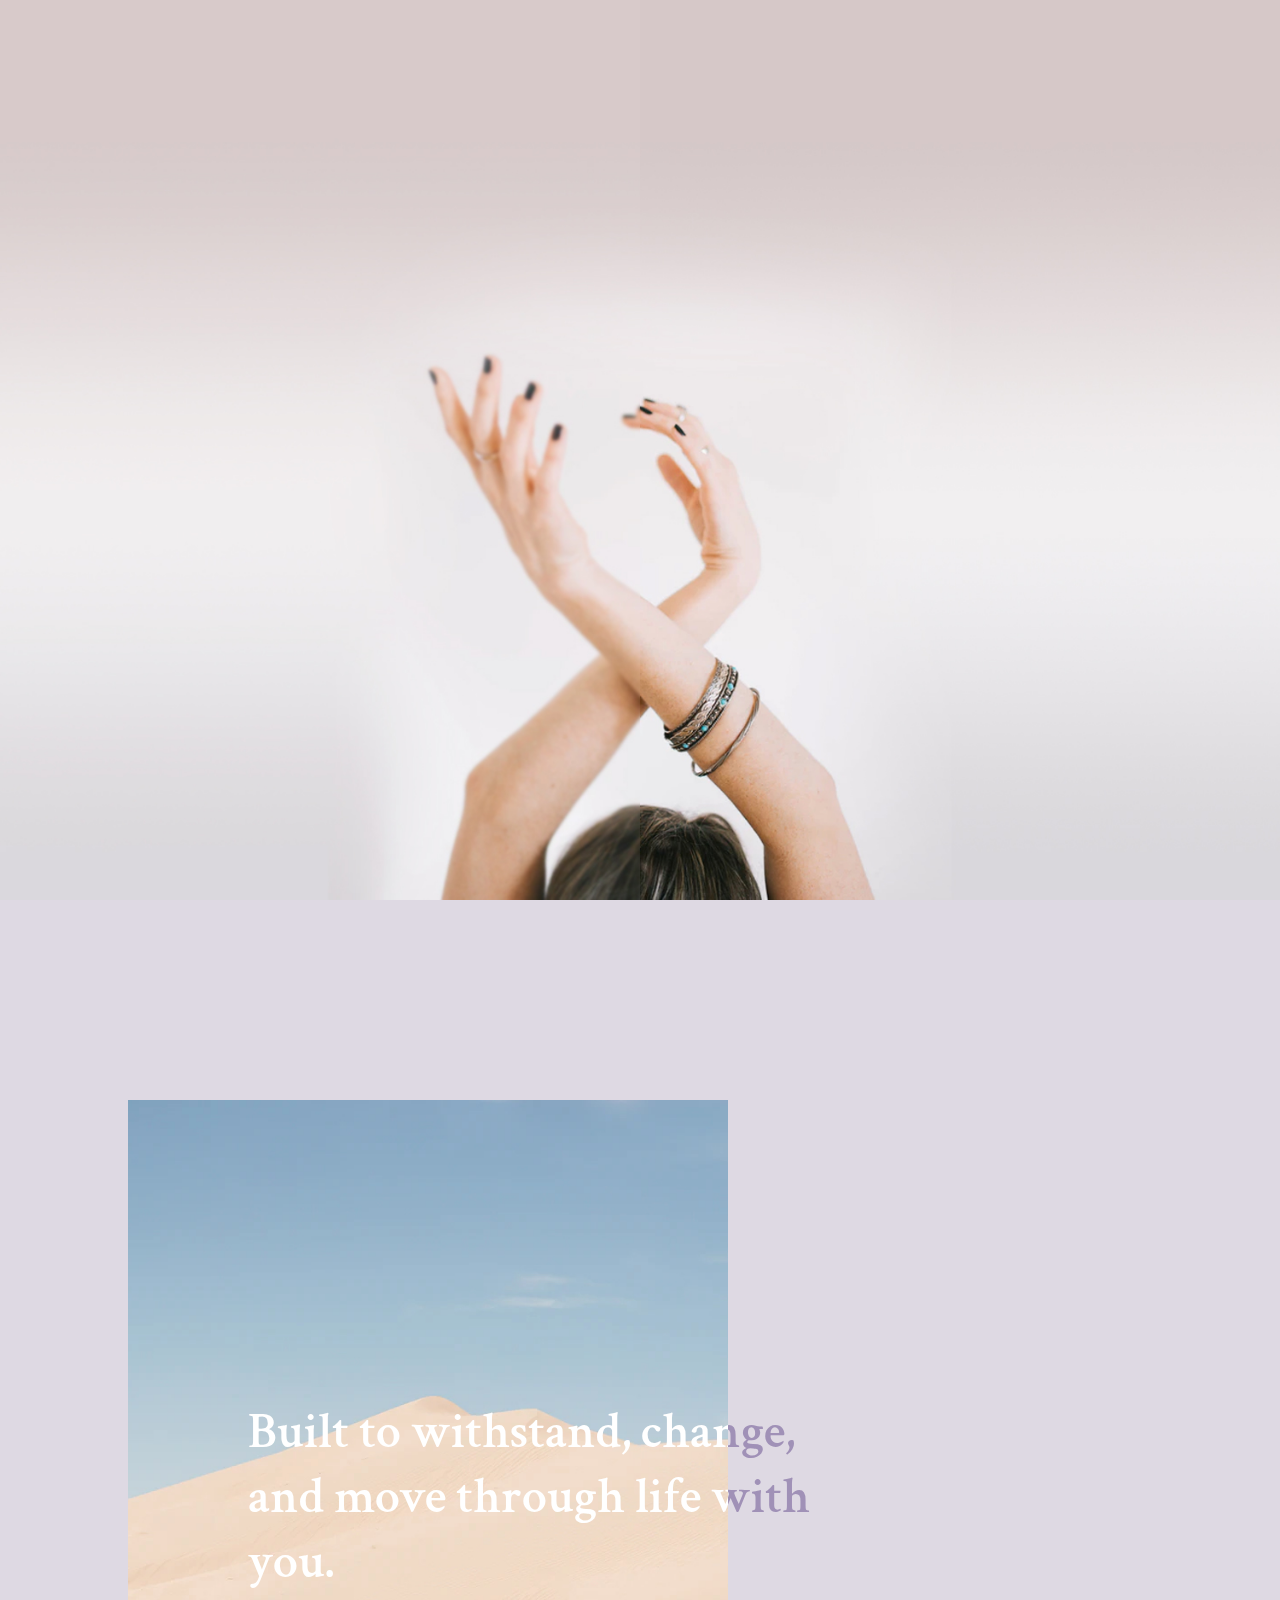
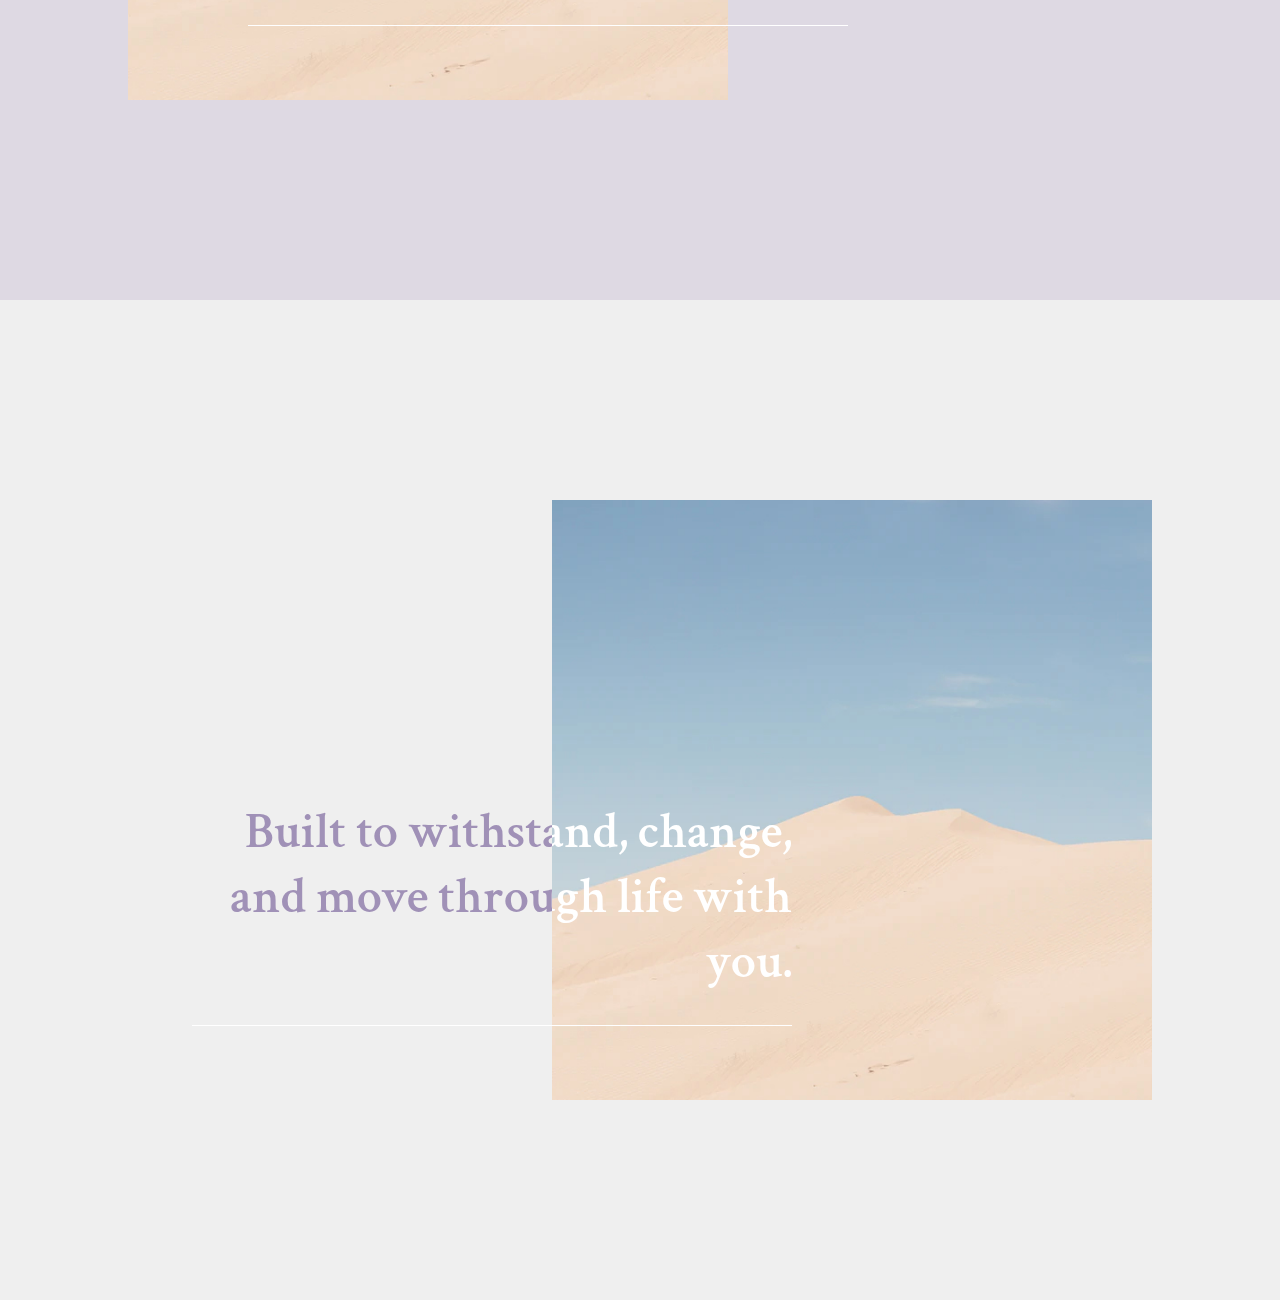
<file: 03/index.html>
<!DOCTYPE html>
<html lang="en">

<head>
    <meta charset="UTF-8">
    <meta name="viewport" content="width=device-width, initial-scale=1.0">
    <title>index</title>
    <link href="https://fonts.googleapis.com/css2?family=Crimson+Text:ital,wght@0,400;0,600;0,700;1,400&display=swap" rel="stylesheet">
    <link rel="stylesheet" href="../reset.css">
    <link rel="stylesheet" href="index.css">
</head>

<body>
    <div class="wrap">
        <section id="section-01">
            <div class="slide-container">
                <div class="mouse-move-slide slide-01"></div>
                <div class="mouse-move-slide slide-02" id="slide"></div>
            </div>
        </section>
        <section id="section-02">
            <div class="parallax-container">
                <div class="image-container">
                    <h2 class="section-02-parallax-text parallax-text point-text">
                        Built to withstand, change, and move through life with you.
                    </h2>
                </div>
                <h2 class="section-02-parallax-text parallax-text">
                    Built to withstand, change, and move through life with you.
                </h2>
            </div>
        </section>
        <section id="section-03">
            <div class="parallax-container">
                <div class="image-container">
                    <h2 class="section-03-parallax-text parallax-text point-text">
                        Built to withstand, change, and move through life with you.
                    </h2>
                </div>
                <h2 class="section-03-parallax-text parallax-text">
                    Built to withstand, change, and move through life with you.
                </h2>
            </div>
        </section>
    </div>
    <script src="index.js"></script>
</body>

</html>
</file>
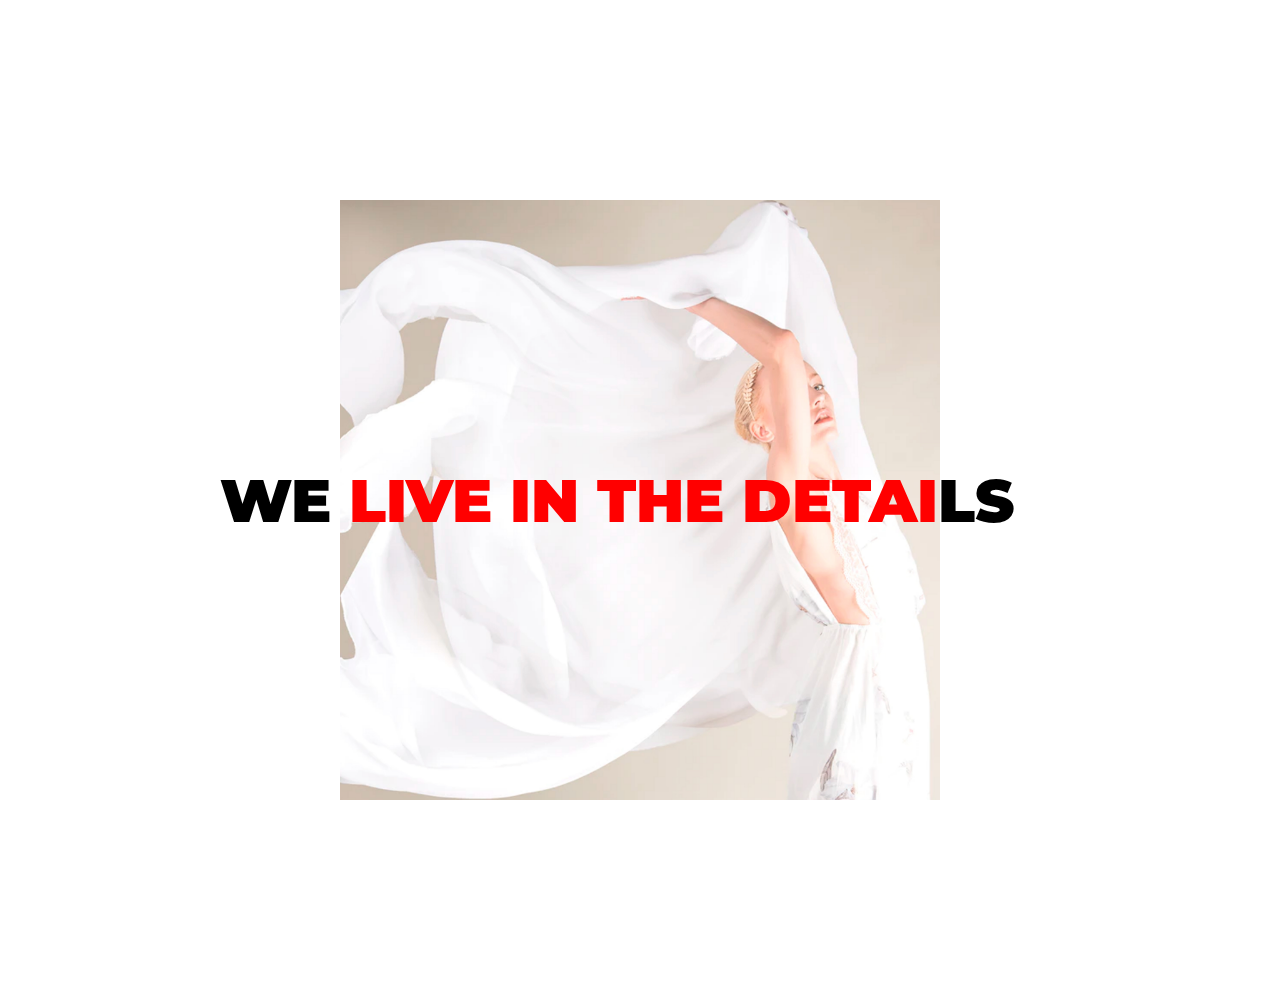
<file: 01/parallaxOverlay.html>
<!DOCTYPE html>
<html lang="en">

<head>
    <meta charset="UTF-8">
    <meta name="viewport" content="width=device-width, initial-scale=1.0">
    <title>Parallax Overlay</title>
    <link href="https://fonts.googleapis.com/css2?family=Montserrat:wght@400;500;700;800;900&display=swap"
        rel="stylesheet">
    <link rel="stylesheet" href="../reset.css">
    <link rel="stylesheet" href="style.css">
</head>

<body>
    <main class="smooth-scroll-wrapper">
        <div class="content">
            <div class="container">
                <div class="image-container">
                    <h2 class="text text-dark">
                        <div class="parallax-title">
                            we live in the details
                        </div>
                    </h2>
                </div>
                <h2 class="text">
                    <div class="parallax-title">
                        we live in the details
                    </div>
                </h2>
            </div>
        </div>
    </main>
    <script>
        let atScroll = false;
        let parallaxTitle = document.querySelectorAll('.text');

        const scrollProgress = () => {
            atScroll = true;
        };

        const raf = () => {
            if(atScroll){
                parallaxTitle.forEach((ele, index) => {
                    ele.style.transform = 'translateX('+window.scrollY / 8 + '%)';
                });
                atScroll = false;
            }
            requestAnimationFrame(raf);
        };

        requestAnimationFrame(raf);
        window.addEventListener('scroll', scrollProgress);
    </script>
</body>

</html>
</file>
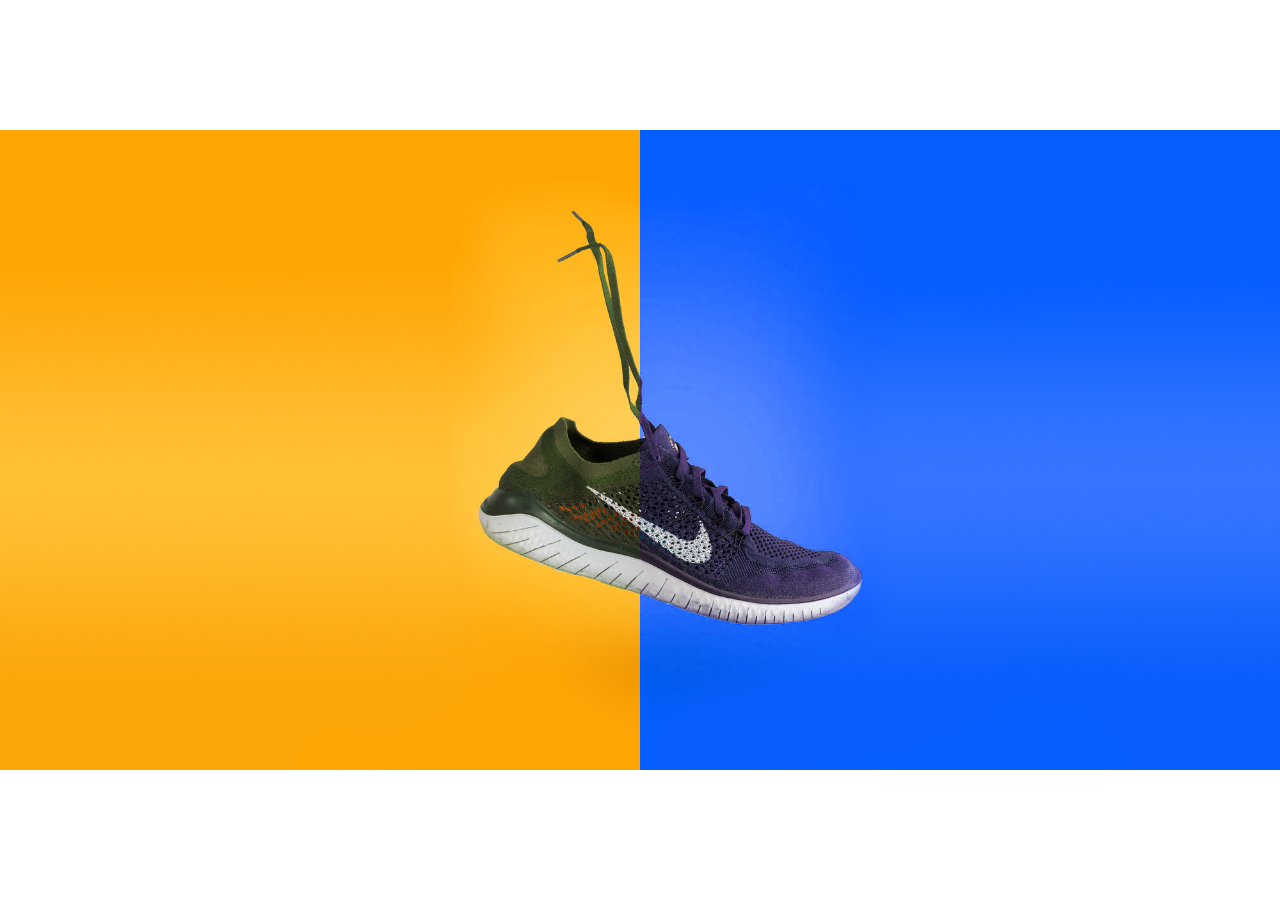
<file: 02/imageComparison.html>
<!DOCTYPE html>
<html lang="en">
<head>
    <meta charset="UTF-8">
    <meta name="viewport" content="width=device-width, initial-scale=1.0">
    <title>Image Comparison Slider</title>
    <link href="https://fonts.googleapis.com/css2?family=Nunito:ital,wght@0,400;0,700;1,200;1,900&display=swap" rel="stylesheet">
    <link rel="stylesheet" href="../reset.css">
    <link rel="stylesheet" href="style.css">
</head>
<body>
    <main>
        <div class="container">
            <div class="slide slide-01"></div>
            <div class="slide slide-02" id="slide"></div>
        </div>
    </main>

    <script>
        let slide = document.querySelector('#slide');
        window.onmousemove = function(e){
            let x = e.clientX;
            slide.style.left = x + 'px';
        }
    </script>
</body>
</html>
</file>
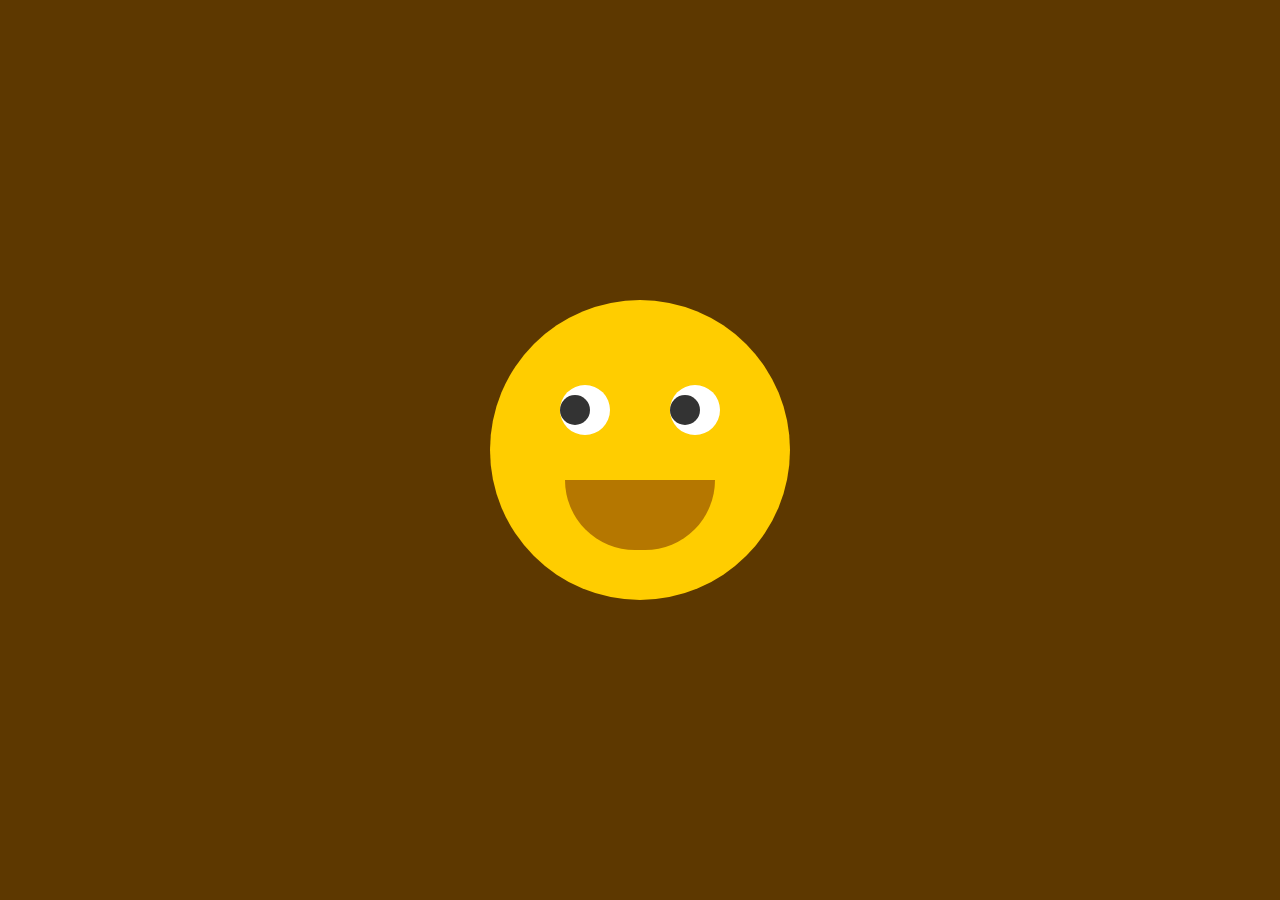
<file: 05/followMouseCursor.html>
<!DOCTYPE html>
<html lang="en">

<head>
    <meta charset="UTF-8">
    <meta name="viewport" content="width=device-width, initial-scale=1.0">
    <title>Animated Eyes Follow Mouse Cursor</title>
    <link href="https://fonts.googleapis.com/css2?family=Russo+One&display=swap" rel="stylesheet">
    <link rel="stylesheet" href="../reset.css">
    <link rel="stylesheet" href="style.css">
</head>

<body>
    <div class="face">
        <div class="eyes">
            <div class="eye"></div>
            <div class="eye"></div>
        </div>
    </div>

    <script>
        const eyeBall = () => {
            let eye = document.querySelectorAll('.eye');
            eye.forEach(function(eye){
                let x = (eye.getBoundingClientRect().left) + (eye.clientWidth / 2);
                let y = (eye.getBoundingClientRect().top) + (eye.clientHeight / 2);
                let radian = Math.atan2(event.pageX - x, event.pageY - y);
                let rot = (radian * (180 / Math.PI) * -1) + 0;
                eye.style.transform = 'rotate(' + rot + 'deg)';
            });
        }
        const moveEyes = () => {
            let body = document.querySelector('body');
            body.addEventListener('mousemove', eyeBall);
        }

        moveEyes();

    </script>
</body>

</html>
</file>
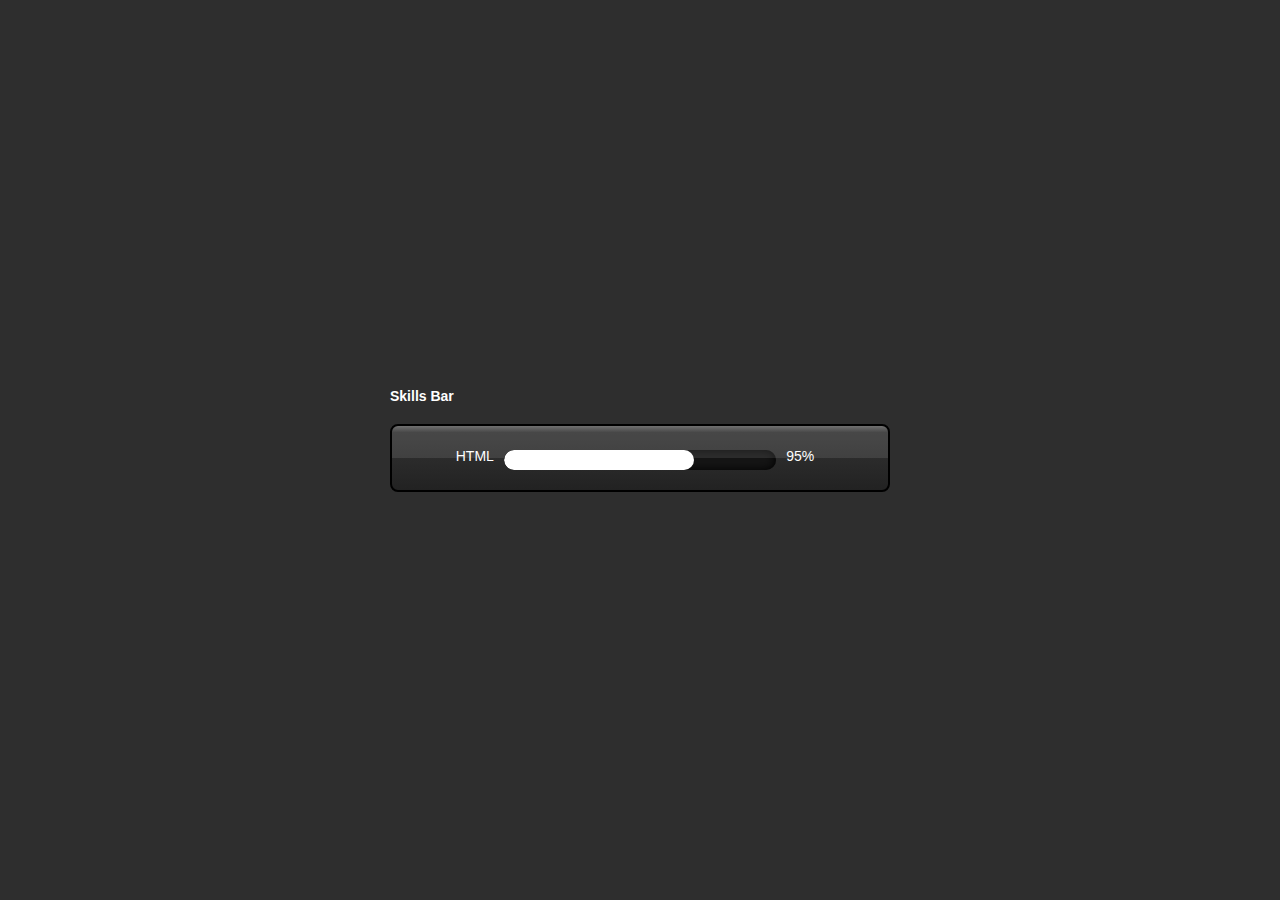
<file: 07/skillsBar.html>
<!DOCTYPE html>
<html lang="en">

<head>
    <meta charset="UTF-8">
    <meta name="viewport" content="width=device-width, initial-scale=1.0">
    <title>Skills Bar</title>
    <link rel="stylesheet" href="../reset.css">
    <link rel="stylesheet" href="./style.css">
</head>

<body>
    <div class="wrap">
        <div class="container">
            <h2>Skills Bar</h2>

            <div class="skills">
                <span class="name">html</span>
                <div class="percent">
                    <div class="progress"></div>
                </div>
                <span class="value">95%</span>
            </div>
        </div>
    </div>
</body>

</html>
</file>
<file: 03/index.css>
html, body {
    overflow-x: hidden;
    font-family: 'Montserrat', sans-serif;
    box-sizing: border-box;
}
section {
    width: 100%;
}

/* section id */
#section-01 {
    background-color: #D8E7FA;
} 

#section-02 {
    background-color: #DED9E3;
}

#section-03 {
    background-color: #efefef;
    text-align: right;
}

/* parallax */
.parallax-container {
    position: relative;
    width: 90%;
    max-width: 600px;
    padding: 200px 0;
}

#section-02 .parallax-container {
    margin-left: 10%;
    
}

#section-03 .parallax-container {
    display: inline-block;
    margin-right: 10%;
}

.image-container {
    position: relative;
    z-index: 2;
    overflow: hidden;
    padding-bottom: 100%;
    background: url(image/image-01.jpg) no-repeat;
    background-size: cover;
    background-position: center;
}

.parallax-text {
    position: absolute;
    z-index: 1;
    width: 100%;
    margin: 0;
    top: 50%;
    font-size: 50px;
    font-family: 'Crimson Text', serif;
    font-weight: 600;
    color: #A091B7;
    border-bottom: 1px solid #fff;
    padding-bottom: 30px;
}

.section-02-parallax-text {
    left: 20%;
}

.section-03-parallax-text {
    right: 60%
}

.parallax-text.point-text {
    color: #fff;
}

/* comparison */
.slide-container {
    width: 100%;
    height: 100vh;
    overflow: hidden;
}

.slide-container .mouse-move-slide {
    position: absolute;
    top: 0;
    left: 0;
    width: 100%;
    height: 100%;   
}

.slide-container .mouse-move-slide.slide-01 {
    background: url(image/comparison-img-01.jpg) no-repeat;
    background-attachment: fixed;
    background-size: cover;
    background-position: bottom;
}

.slide-container .mouse-move-slide.slide-02 {
    background: url(image/comparison-img-02.jpg) no-repeat;
    background-attachment: fixed;
    background-size: cover;
    background-position: bottom;
    left: 50%;
}
</file>
<file: 01/style.css>
html, body {
    overflow-x: hidden;
    font-family: 'Montserrat', sans-serif;
}

.content {
    max-width: 600px;
    margin: 200px auto;
    width: 90%;
    position: relative;
}

.image-container {
    padding-bottom: 100%;
    position: relative;
    overflow: hidden;
    z-index: 2;
    background-image: url('main_bg.jpg');
    background-size: cover;
    background-repeat: no-repeat;
    background-position: right;
}

.text {
    margin: 0;
    width: 100%;
    text-align: center;
    position: absolute;
    top: 50%;
    left: -20%;
    transform: translateY(-50%);
    z-index: 1;
    text-transform: uppercase;
    white-space: nowrap;
}

.text .parallax-title {
    font-family: 'Montserrat', sans-serif;
    font-size: 60px;
    font-weight: 900;
}

.text.text-dark {
    color: red;
}
</file>
<file: 02/style.css>
html, body {
    font-family: 'Nunito', sans-serif;
    box-sizing: border-box;
}

.container {
    position: absolute;
    width: 100%;
    height: 100vh;
    overflow: hidden;
}

.container .slide {
    position: absolute;
    top: 0;
    left: 0;
    width: 100%;
    height: 100%;
}

.container .slide.slide-01 {
    background: url(yellow_shoe.jpg) no-repeat;
    background-attachment: fixed;
    background-size: 100%; 
    background-position: center;
}

.container .slide.slide-02 {
    background: url(blue_shoe.jpg) no-repeat;
    background-attachment: fixed;
    background-size: 100%;
    background-position: center;
    left: 50%;
}
</file>
<file: 05/style.css>
body {
    display: flex;
    justify-content: center;
    align-items: center;
    min-height: 100vh;
    background-color: #5d3800;
}

.face {
    position: relative;
    width: 300px;
    height: 300px;
    border-radius: 50%;
    background-color: #ffcd00;
    display: flex;
    justify-content: center;
    align-items: center;
}

.face::before {
    content: '';
    position: absolute;
    top: 180px;
    width: 150px;
    height: 70px;
    background-color: #b57700;
    border-bottom-left-radius: 70px;
    border-bottom-right-radius: 70px;
    transition: .5s;
}

.face:hover::before {
    top: 200px;
    width: 150px;
    height: 20px;
    background-color: #b57700;
    border-bottom-left-radius: 0;
    border-bottom-right-radius: 0;
}

.eyes {
    position: relative;
    top: -40px;
    display: flex;
}

.eyes .eye {
    position: relative;
    width: 50px;
    height: 50px;
    display: block;
    background-color: #fff;
    margin: 0 30px;
    border-radius: 50%;
}

.eyes .eye::before {
    content: '';
    position: absolute;
    top: 50%;
    left: 15px;
    transform: translate(-50%, -50%);
    width: 30px;
    height: 30px;
    background-color: #333;
    border-radius: 50%;
}
</file>
<file: 07/style.css>
.wrap {
    display: flex;
    justify-content: center;
    align-items: center;
    min-height: 100vh;
    background-color: #2e2e2e;
}

.container {
    position: relative;
    width: 500px;
}

.container h2 {
    color: #fff;
}

.container .skills {
    position: relative;
    display: flex;
    margin: 20px 0;
    padding: 24px 10px 20px;
    background: linear-gradient(#616161 0%, #333 10%, #222);
    border-radius: 8px;
    overflow: hidden;
    border: 2px solid #000;
    transition: .5s;
}

.container .skills::before {
    content: '';
    position: absolute;
    top: 0;
    left: 0;
    width: 100%;
    height: 50%;
    background: rgba(255, 255, 255, .1);
    z-index: 10;
}

.container .skills .name {
    position: relative;
    width: 110px;
    text-align: right;
    color: #fff;
    margin-top: -2px;
    text-transform: uppercase;
}

.container .skills .value {
    position: relative;
    width: 110px;
    text-align: left;
    color: #fff;
    margin-top: -2px;
    text-transform: uppercase;
}

.container .skills .percent {
    position: relative;
    width: calc(100% - 150px);
    height: 20px;
    margin: 0 10px;
    border-radius: 10px;
    background-color: #151515;
    box-shadow: inset 0 0 10px #000;
    overflow: hidden;
}

.container .skills .percent .progress {
    position: absolute;
    top: 0;
    left: 0;
    width: 70%;
    height: 100%;
    border-radius: 10px;
    background-color: #fff;
    animation: animate 4s ease-in-out forwards;
}

@keyframes animate {
    from{
        width: 0;
    }
}
</file>
